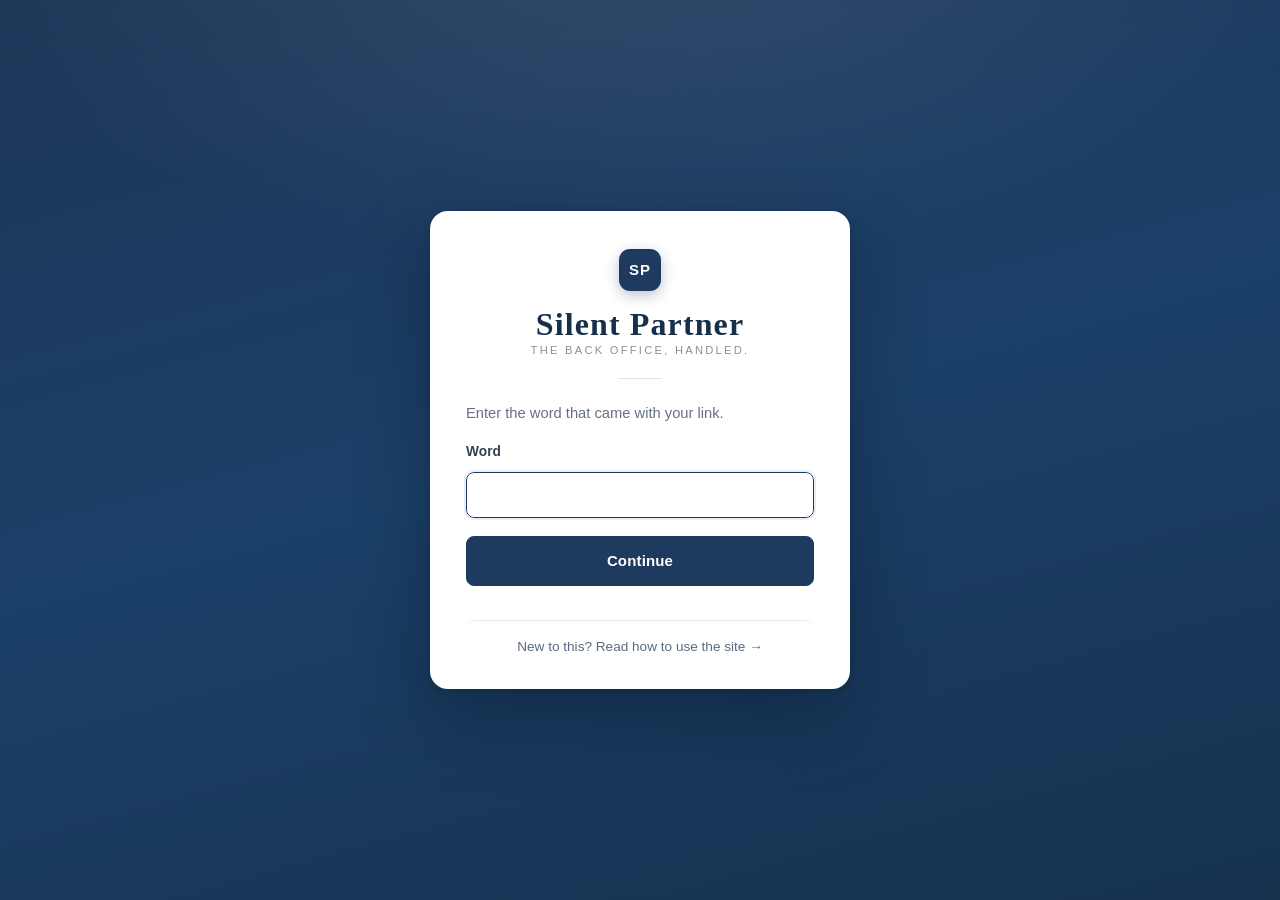
<file: index.html>
<!DOCTYPE html>
<html lang="en">
<head>
  <meta charset="utf-8">
  <meta name="viewport" content="width=device-width, initial-scale=1">
  <meta http-equiv="Content-Security-Policy" content="default-src 'self'; script-src 'self'; style-src 'self' 'unsafe-inline'; img-src 'self' blob: data:; connect-src 'self' https://*.supabase.co wss://*.supabase.co; object-src 'none'; base-uri 'none'; form-action 'none'">
  <meta name="referrer" content="no-referrer">
  <title>Silent Partner — the back office, handled</title>
  <link rel="stylesheet" href="styles.css">
  <script src="vendor/supabase.js"></script>
  <script src="config.js"></script>
  <script src="auth.js"></script>
</head>
<body class="locked">
  <div id="lock" class="lock">
    <div class="lock-card">
      <div class="lock-logo">SP</div>
      <h1 class="wordmark">Silent Partner</h1>
      <p class="wordmark-sub">The back office, handled.</p>

      <!-- 1. the link word: a doorbell, so the sign-up page isn't the first thing
           a stranger who finds the address sees. Not a lock; see auth.js. -->
      <form id="gateForm" class="hidden">
        <p class="muted">Enter the word that came with your link.</p>
        <label>Word <input type="password" id="gateWord" autocomplete="off" required></label>
        <button class="primary wide" type="submit">Continue</button>
        <div class="lock-error" id="gateErr"></div>
        <a class="guide-link" href="guide.html">New to this? Read how to use the site &rarr;</a>
      </form>

      <!-- 2. sign in -->
      <form id="signinForm" class="hidden">
        <p class="muted">Sign in to your account.</p>
        <label>Email <input type="email" id="siEmail" autocomplete="username" required></label>
        <label>Password <input type="password" id="siPw" autocomplete="current-password" required></label>
        <button class="primary wide" type="submit">Sign in</button>
        <div class="lock-error" id="siErr"></div>
        <div class="lock-links">
          <button type="button" class="link" id="toForgot">Forgot your password?</button>
          <button type="button" class="link" id="toSignup">Create an account</button>
        </div>
        <a class="guide-link" href="guide.html">How to use this site &rarr;</a>
      </form>

      <!-- 3. create an account -->
      <form id="signupForm" class="hidden">
        <p class="muted">Create your own account. You can then open these books from any device.</p>
        <label>Email <input type="email" id="suEmail" autocomplete="username" required></label>
        <label>Password <input type="password" id="suPw" autocomplete="new-password" required minlength="8"></label>
        <label>Password again <input type="password" id="suPw2" autocomplete="new-password" required minlength="8"></label>
        <button class="primary wide" type="submit">Create account</button>
        <div class="lock-error" id="suErr"></div>
        <div class="lock-links">
          <button type="button" class="link" id="toSignin">I already have an account</button>
        </div>
        <p class="hint">Use an email you can open. We’ll send a code there to check it’s yours, and that’s where a reset code would go if you ever forget your password.</p>
      </form>

      <!-- 4. forgot password -->
      <form id="forgotForm" class="hidden">
        <p class="muted">We’ll email you a code. Type it in on the next screen and you can pick a new password.</p>
        <label>Email <input type="email" id="fpEmail" autocomplete="username" required></label>
        <button class="primary wide" type="submit">Email me a code</button>
        <div class="lock-error" id="fpErr"></div>
        <div class="lock-ok hidden" id="fpOk">Sent.</div>
        <div class="lock-links">
          <button type="button" class="link" id="backToSignin">Back to sign in</button>
        </div>
      </form>


      <!-- 5. the code from the email. Used both for confirming a new account and for
           resetting a password, because to the person typing it the job is the same. -->
      <form id="codeForm" class="hidden">
        <p class="muted">We’ve emailed a code to <strong id="codeWhere">your email</strong>.
          Type it in below.</p>
        <label>Code from the email
          <input type="text" id="codeInput" inputmode="numeric" autocomplete="one-time-code"
                 spellcheck="false" placeholder="123456" required>
        </label>
        <button class="primary wide" type="submit">Confirm</button>
        <div class="lock-error" id="codeErr"></div>
        <div class="lock-ok hidden" id="codeOk"></div>
        <p class="hint">It can take a minute to arrive, and it may be in the junk folder.
          The code stops working after an hour.</p>
        <div class="lock-links">
          <button type="button" class="link" id="codeResend">Send me another code</button>
          <button type="button" class="link" id="codeBack">Back to sign in</button>
        </div>
      </form>

      <!-- 6. after a reset code checks out, pick the new password -->
      <form id="newPwForm" class="hidden">
        <p class="muted">That’s you. Now pick a new password.</p>
        <label>New password <input type="password" id="npPw" autocomplete="new-password" required minlength="8"></label>
        <label>Type it again <input type="password" id="npPw2" autocomplete="new-password" required minlength="8"></label>
        <button class="primary wide" type="submit">Save new password</button>
        <div class="lock-error" id="npErr"></div>
        <p class="hint">At least 8 characters. A short phrase you’ll remember beats a complicated word you won’t.</p>
      </form>

      <div id="noCrypto" class="hidden callout bad">This browser can't run this site. Open it from its https:// link in a current version of Chrome, Safari, Edge, or Firefox.</div>
    </div>
  </div>

  <header class="topbar">
    <div class="brand">
      <span class="logo">SP</span>
      <div>
        <div class="brand-name">Silent Partner</div>
        <div class="brand-sub" id="bizName">Your business</div>
      </div>
    </div>
    <nav id="nav">
      <button data-tab="home" class="active">Home</button>
      <button data-tab="afford">Can we afford it?</button>
      <button data-tab="club">Year-end payout</button>
      <button data-tab="mgmt">Manager payouts</button>
      <button data-tab="expenses">Expenses</button>
      <button data-tab="money">Bills &amp; sales</button>
      <button data-tab="update">Weekly update</button>
      <button data-tab="pricing">Pricing</button>
      <button data-tab="history">History</button>
      <button data-tab="settings">Settings</button>
      <a id="helpLink" href="guide.html" title="How to use this site">? How to use this</a>
      <span id="savedBadge" class="saved-badge hidden"></span>
      <span id="whoBadge" class="who-badge hidden"></span>
      <button id="lockBtn" title="Sign out">Sign out</button>
    </nav>
  </header>


  <main>
    <!-- HOME -->
    <section id="tab-home" class="tab active">
      <div class="hero card">
        <div class="hero-label">Safe to spend or give right now</div>
        <div class="hero-number" id="heroSafe">$0</div>
        <div class="hero-sub" id="heroSub"></div>
        <div class="hero-actions">
          <button class="primary" data-goto="afford">Check a specific amount</button>
          <button data-goto="expenses">Log an expense</button>
        </div>
      </div>

      <div class="grid2">
        <div class="card">
          <h2>Needs your OK <span class="pill" id="reviewCount">0</span></h2>
          <p class="muted">Nothing gets trusted until you say so. Fix it or tap "Looks right."</p>
          <ul class="list" id="reviewList"></ul>
        </div>
        <div class="card">
          <h2>Coming up</h2>
          <p class="muted">Bills due in the next 45 days.</p>
          <ul class="list" id="upcomingList"></ul>
        </div>
      </div>

      <div class="card">
        <h2>How we got that number</h2>
        <p class="muted">No guesswork. Every dollar comes from your records.</p>
        <div id="breakdownHome"></div>
      </div>
    </section>

    <!-- AFFORD -->
    <section id="tab-afford" class="tab">
      <div class="card">
        <h2>Can we afford it?</h2>
        <p class="muted">A donation, a big order, a new hire, paying yourself a bonus. Ask it here before you promise anyone.</p>
        <form id="affordForm" class="row-form">
          <label>How much?
            <input type="number" id="affordAmount" min="0" step="1" placeholder="8000" required>
          </label>
          <label>What for?
            <input type="text" id="affordWhat" placeholder="Gift to the owners">
          </label>
          <button class="primary" type="submit">Check it</button>
        </form>
      </div>
      <div id="affordResult"></div>
    </section>

    <!-- YEAR-END -->
    <section id="tab-club" class="tab">
      <div class="card">
        <h2>End-of-year payout: the owners</h2>
        <p class="muted">Whoever owns the business gets what is left at the end of the year. This works out what that is.
          Before the check is written, two things come off the top: next year's opening inventory, and the
          manager payouts. What's left is the owners'.</p>
        <form id="clubForm" class="form-grid">
          <label>Set aside to buy next year's inventory ($)
            <input type="number" id="clubInv" step="100" min="0">
            <span class="hint">The shop has to be able to open next season without borrowing.</span>
          </label>
          <label>Management's share of what's left (%)
            <input type="number" id="clubPct" step="1" min="0" max="100">
            <span class="hint">The year-end checks for you and the rest of management.</span>
          </label>
          <div class="span2 actions"><button class="primary" type="submit">Save and recalculate</button></div>
        </form>
      </div>
      <div id="clubResult"></div>
    </section>

    <!-- YEAR-END: MANAGEMENT -->
    <section id="tab-mgmt" class="tab">
      <div class="card">
        <h2>End-of-year payout: managers</h2>
        <p class="muted">The management pool is set on the <button type="button" class="link" data-goto="club">Year-end payout</button>
          page. This page splits that pool between the people who get a check.</p>
        <div id="mgmtPoolBox"></div>
      </div>
      <div class="card">
        <h2>Who gets a check?</h2>
        <p class="muted">Leave every share blank to split the pool evenly. Otherwise shares are weighted,
          so 60 and 40 splits it 60/40, and so does 6 and 4.</p>
        <form id="mgmtForm" class="row-form">
          <label>Name <input type="text" id="mgmtName" required placeholder="Store manager"></label>
          <label>Share (optional) <input type="number" id="mgmtShare" step="1" min="0" placeholder="even"></label>
          <button class="primary" type="submit">Add person</button>
        </form>
        <div class="table-wrap"><table id="mgmtTable"></table></div>
      </div>
      <div id="mgmtResult"></div>
    </section>

    <!-- EXPENSES -->
    <section id="tab-expenses" class="tab">
      <div class="card">
        <h2 id="expenseFormTitle">Log an expense or bill</h2>
        <p class="muted">Copy it off the receipt, invoice, or your handwritten list. <strong>If you can't read something, leave it blank.</strong> A blank gets flagged; a guess hides a mistake.</p>
        <form id="expenseForm" class="form-grid">
          <input type="hidden" id="exId">
          <label>Date <input type="date" id="exDate"></label>
          <label>Who was paid? <input type="text" id="exVendor" list="vendorList" placeholder="Store or supplier"></label>
          <label class="span2">What was it? <input type="text" id="exDesc" placeholder="Homecoming tees (200)"></label>
          <label>Category <select id="exCat"></select></label>
          <label>Amount ($) <input type="number" id="exAmount" step="0.01" min="0" placeholder="0.00"></label>
          <label>Paid yet?
            <select id="exStatus">
              <option value="paid">Paid</option>
              <option value="unpaid">Not yet (it's a bill)</option>
              <option value="">Not sure</option>
            </select>
          </label>
          <label>Due date (if unpaid) <input type="date" id="exDue"></label>
          <label class="span2">Anything unclear? <input type="text" id="exNote" placeholder="e.g. amount smudged, ask my partner"></label>
          <label class="span2 check"><input type="checkbox" id="exDeposit"> This is a deposit or partial payment. Another payment is still coming.</label>
          <div class="span2 deposit-extra hidden" id="depositExtra">
            <label>Remaining balance ($) <input type="number" id="exBalance" step="0.01" min="0"></label>
            <label>Balance due on <input type="date" id="exBalanceDue"></label>
          </div>
          <label class="span2">Photo of the receipt (optional)
            <input type="file" id="exPhoto" accept="image/*" capture="environment">
            <span class="hint">Just for reference while you type. Photos are never saved, for your privacy.</span>
          </label>
          <img id="photoPreview" class="photo-preview hidden" alt="Receipt preview">
          <div class="span2 actions">
            <button class="primary" type="submit" id="exSubmit">Save expense</button>
            <button type="button" id="exCancel" class="hidden">Cancel edit</button>
          </div>
        </form>
        <datalist id="vendorList"></datalist>
      </div>

      <div class="card">
        <div class="card-head">
          <h2>All expenses</h2>
          <div class="filters">
            <select id="filterStatus">
              <option value="all">Everything</option>
              <option value="flag">Needs my OK</option>
              <option value="unpaid">Unpaid bills</option>
              <option value="paid">Paid</option>
            </select>
          </div>
        </div>
        <div class="table-wrap"><table id="ledgerTable"></table></div>
        <div id="catTotals" class="cat-totals"></div>
      </div>
    </section>

    <!-- MONEY: recurring, cash, sales -->
    <section id="tab-money" class="tab">
      <div class="grid2">
        <div class="card">
          <h2>Money in the bank</h2>
          <p class="muted">Update this whenever you check your bank balance.</p>
          <form id="cashForm" class="row-form">
            <label>Date <input type="date" id="cashDate" required></label>
            <label>Balance ($) <input type="number" id="cashBal" step="0.01" required></label>
            <button class="primary" type="submit">Add</button>
          </form>
          <ul class="list" id="cashList"></ul>
        </div>
        <div class="card">
          <h2>Weekly sales</h2>
          <p class="muted">From your register or POS. We count only <span id="cautionPct">75%</span> of your average, to be safe.</p>
          <form id="salesForm" class="row-form">
            <label>Week ending <input type="date" id="salesDate" required></label>
            <label>Net sales ($) <input type="number" id="salesAmt" step="0.01" required></label>
            <button class="primary" type="submit">Add</button>
          </form>
          <label class="file-btn">Import POS export (.csv)<input type="file" id="salesCsv" accept=".csv"></label>
          <ul class="list" id="salesList"></ul>
        </div>
      </div>
      <div class="card">
        <h2>Bills that repeat</h2>
        <p class="muted">Rent, subscriptions, insurance, sales tax, the order you place every January. The safe number can't protect bills it doesn't know about.</p>
        <form id="recForm" class="form-grid">
          <label>Name <input type="text" id="recName" required placeholder="Business insurance"></label>
          <label>Category <select id="recCat"></select></label>
          <label>Amount ($) <input type="number" id="recAmt" step="0.01" required></label>
          <label>Next due <input type="date" id="recDue" required></label>
          <label>How often
            <select id="recFreq">
              <option value="monthly">Monthly</option>
              <option value="quarterly">Every 3 months</option>
              <option value="annual">Once a year</option>
              <option value="once">Just once</option>
            </select>
          </label>
          <label>Notes <input type="text" id="recNotes"></label>
          <div class="span2 actions"><button class="primary" type="submit">Add bill</button></div>
        </form>
        <div class="table-wrap"><table id="recTable"></table></div>
      </div>
    </section>

    <!-- WEEKLY UPDATE -->
    <section id="tab-update" class="tab">
      <div class="card">
        <h2>Weekly update</h2>
        <p class="muted">A short, plain-language text you can send to the owner or your partner, or keep for yourself. <strong>Nothing is sent automatically.</strong> You read it, then copy it.</p>
        <div class="draft-status">STATUS: DRAFT, waiting for your approval</div>
        <textarea id="updateText" rows="16"></textarea>
        <div class="actions">
          <span class="muted" id="wordCount"></span>
          <button id="regenUpdate">Rebuild from latest numbers</button>
          <button class="primary" id="copyUpdate">Copy text</button>
        </div>
      </div>
    </section>

    <!-- PRICING -->
    <section id="tab-pricing" class="tab">
      <div class="card">
        <h2>True Cost: are you charging enough?</h2>
        <p class="muted">Most owners forget to count their own time. This counts it.</p>
        <form id="priceForm" class="form-grid">
          <label class="span2">Product <input type="text" id="prName" value="Custom spirit tee"></label>
          <label>Materials per item ($) <input type="number" id="prMat" step="0.01" value="6.20"></label>
          <label>Minutes of work per item <input type="number" id="prMin" step="1" value="20"></label>
          <label>What your time is worth ($/hour) <input type="number" id="prWage" step="0.5" value="18"></label>
          <label>Overhead per item ($) <input type="number" id="prOver" step="0.01" value="1.50">
            <span class="hint">Rent, fees, and packaging, spread over each item.</span></label>
          <label>Your current price ($) <input type="number" id="prPrice" step="0.01" value="14"></label>
          <label>Profit you want (%) <input type="number" id="prTarget" step="1" value="30"></label>
        </form>
        <div id="priceResult"></div>
      </div>
    </section>

    <!-- SETTINGS -->
    <!-- HISTORY -->
    <section id="tab-history" class="tab">
      <h2>History</h2>
      <p class="muted">Every sign-in and every change, newest first. Everyone who can open these
        books can see this page, and nothing here can be edited or deleted — that is the point of it.</p>

      <div class="row gap">
        <label class="inline">Show
          <select id="histWho"><option value="">everyone</option></select>
        </label>
        <label class="inline">
          <input type="checkbox" id="histChangesOnly"> changes only (hide sign-ins)
        </label>
        <button class="link" id="histRefresh">Refresh</button>
        <button class="link" id="histCsv">Download as a spreadsheet</button>
      </div>

      <table class="grid" id="histTable">
        <thead><tr><th>When</th><th>Who</th><th>What they did</th><th>Detail</th></tr></thead>
        <tbody id="histRows"></tbody>
      </table>
      <p class="muted hidden" id="histEmpty">Nothing yet. As soon as somebody signs in or changes
        something, it will show up here.</p>
    </section>

    <section id="tab-settings" class="tab">
      <div class="card">
        <h2>Your business</h2>
        <form id="settingsForm" class="form-grid">
          <label>Business name <input type="text" id="setName" required></label>
          <label>Kind of business
            <select id="setType">
              <option>Retail shop</option><option>Salon / personal services</option>
              <option>Maker / handmade goods</option><option>Food &amp; drink</option>
              <option>Professional services</option><option>Nonprofit-supporting shop</option>
              <option>Other</option>
            </select>
          </label>
          <label class="span2">What do profits usually go toward?
            <input type="text" id="setGoal" placeholder="e.g. a year-end gift to the owners, paying myself, a new oven">
          </label>
          <label>Money always kept aside ($)
            <input type="number" id="setReserve" step="50" min="0">
            <span class="hint">Your cushion for surprises. We never count it as spendable.</span>
          </label>
          <label>How far ahead to look (days)
            <input type="number" id="setHorizon" step="1" min="7">
            <span class="hint">Bills due inside this window are set aside first.</span>
          </label>
          <label>Count this % of expected sales
            <input type="number" id="setCaution" step="5" min="0" max="100">
            <span class="hint">Lower = more cautious.</span>
          </label>
          <label>Ask me to confirm expenses over ($)
            <input type="number" id="setBig" step="50" min="0">
          </label>
          <label class="span2">Categories (comma separated)
            <input type="text" id="setCats">
          </label>
          <div class="span2 actions"><button class="primary" type="submit">Save settings</button></div>
        </form>
      </div>
      <div class="card">
        <h2>Which pages you want</h2>
        <p class="muted">Turn off anything this business doesn't need and it leaves the menu.
          Nothing is deleted — switch it back on here and whatever was in it is still there.</p>
        <div id="tabToggles" class="toggle-grid"></div>
      </div>
      <div class="card">
        <h2>Your account</h2>
        <p class="muted">You are signed in as <strong id="setWho">—</strong>. Changing your password here
          changes it for your account only: everyone else keeps theirs, and the books are untouched.</p>
        <form id="pwForm" class="form-grid">
          <label>New password <input type="password" id="pwNew" autocomplete="new-password" minlength="8" required></label>
          <label>Type it again <input type="password" id="pwNew2" autocomplete="new-password" required></label>
          <div class="span2 actions"><span class="lock-error" id="pwErr"></span><button class="primary" type="submit">Change my password</button></div>
        </form>
        <p class="hint">Forgotten it instead? Sign out, then use <em>Forgot your password?</em> on the way back in.</p>
      </div>
      <div class="card">
        <h2>Who can open these books</h2>
        <p class="muted">Anyone with the link and the word that came with it can make an account,
          and every account sees these same books. Everything anyone does is listed under
          <button class="link" data-goto="history">History</button>.</p>
        <ul id="memberList" class="plain-list"></ul>
      </div>
      <div class="card">
        <h2>Your data</h2>
        <p class="muted">A backup is a copy of these books in a file, so you have one of your own outside the site. It is a plain file: anyone who gets it can read it, so keep it somewhere you'd keep a bank statement.</p>
        <div class="actions wrap">
          <button id="exportJson">Download a backup</button>
          <label class="file-btn">Restore backup<input type="file" id="importJson" accept=".json"></label>
          <label class="file-btn">Import expenses (.csv)<input type="file" id="ledgerCsv" accept=".csv"></label>
          <button id="exportCsv">Download expenses (.csv)</button>
        </div>
        <p class="hint">Heads up: the expenses .csv is a plain spreadsheet and is <strong>not</strong> locked. Anyone who gets that file can read it.</p>
        <div class="actions wrap danger-zone">
          <button id="startFresh" class="danger">Start fresh with my own business</button>
        </div>
      </div>
    </section>
  </main>

  <div id="toast" class="toast hidden"></div>
  <footer>Silent Partner · ENT 1000 prototype · It drafts and flags; you make every decision. It never moves money or sends messages.</footer>
  <script src="merge.js"></script>
  <script src="cloud.js"></script>
<script src="app.js"></script>
</body>
</html>
</file>
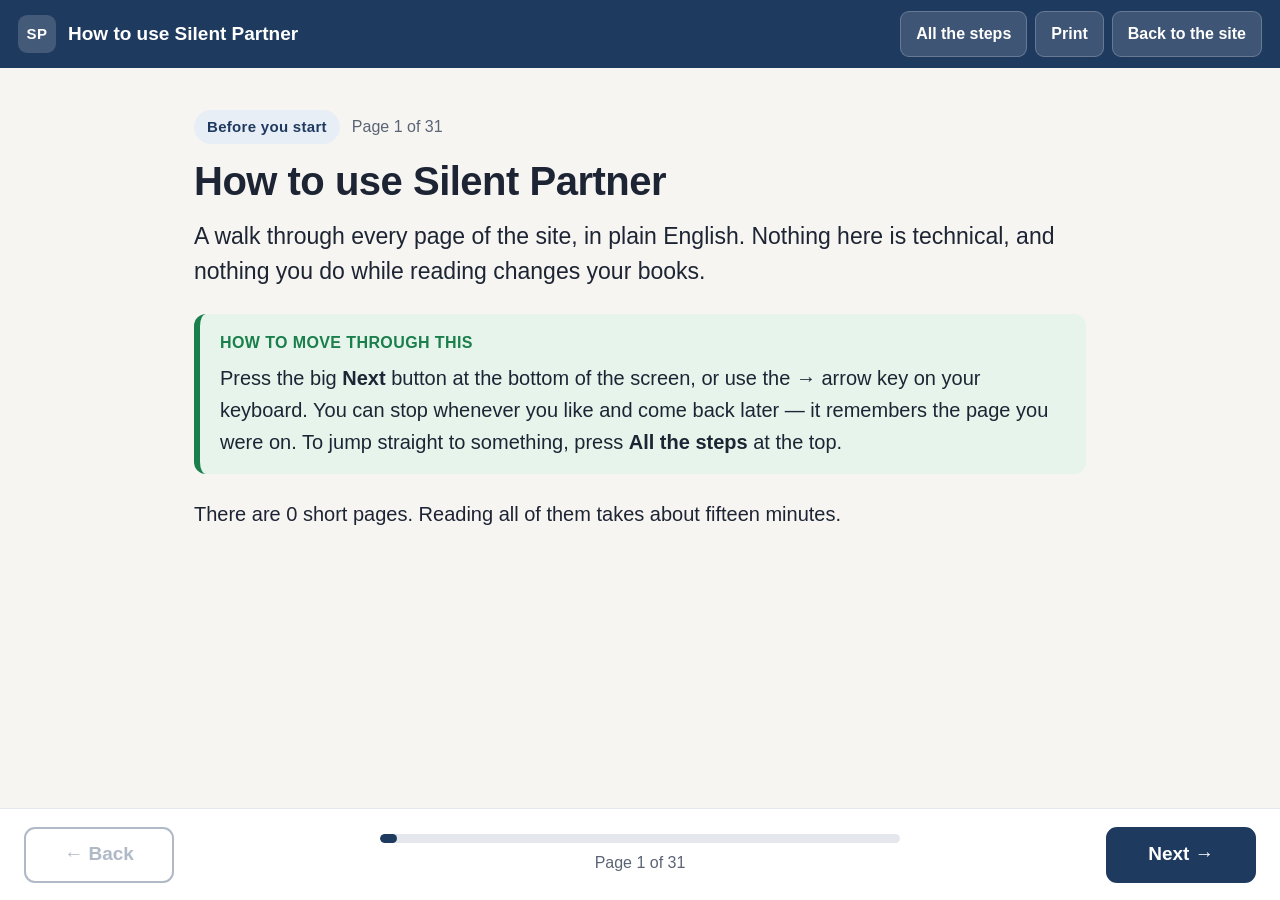
<file: guide.html>
<!DOCTYPE html>
<html lang="en">
<head>
<meta charset="utf-8">
<meta name="viewport" content="width=device-width, initial-scale=1">
<meta name="robots" content="noindex, nofollow">
<title>Silent Partner — the back office, handled</title>
<link rel="stylesheet" href="guide.css">
</head>
<body>
<header class="bar">
  <div class="bar-left">
    <span class="logo">SP</span>
    <span class="bar-title">How to use Silent Partner</span>
  </div>
  <div class="bar-right">
    <button id="contentsBtn" class="bar-btn">All the steps</button>
    <button id="printBtn" class="bar-btn">Print</button>
    <a class="bar-btn" href="index.html">Back to the site</a>
  </div>
</header>

<div id="contents" class="contents hidden">
  <div class="contents-inner">
    <div class="contents-head">
      <h2>All the steps</h2>
      <button id="contentsClose" class="bar-btn">Close</button>
    </div>
    <div class="contents-list">
<h3 class="contents-section">Before you start</h3><div class="contents-grid">
<button class="contents-item" data-go="0"><span class="num">1</span><span>How to use Silent Partner</span></button>
<button class="contents-item" data-go="1"><span class="num">2</span><span>What this site is for</span></button>
<button class="contents-item" data-go="2"><span class="num">3</span><span>Three things it will never do</span></button>
<button class="contents-item" data-go="3"><span class="num">4</span><span>Your first twenty minutes</span></button>
</div>
<h3 class="contents-section">Opening it</h3><div class="contents-grid">
<button class="contents-item" data-go="4"><span class="num">5</span><span>Getting in the first time</span></button>
<button class="contents-item" data-go="5"><span class="num">6</span><span>The code from the email</span></button>
<button class="contents-item" data-go="6"><span class="num">7</span><span>Signing in after that</span></button>
<button class="contents-item" data-go="7"><span class="num">8</span><span>Changing your password when you know it</span></button>
<button class="contents-item" data-go="8"><span class="num">9</span><span>If you forget your password</span></button>
<button class="contents-item" data-go="9"><span class="num">10</span><span>Two of you, at the same time</span></button>
<button class="contents-item" data-go="10"><span class="num">11</span><span>Signing out</span></button>
</div>
<h3 class="contents-section">The home page</h3><div class="contents-grid">
<button class="contents-item" data-go="11"><span class="num">12</span><span>The big number</span></button>
<button class="contents-item" data-go="12"><span class="num">13</span><span>How it worked that number out</span></button>
<button class="contents-item" data-go="13"><span class="num">14</span><span>Needs your OK</span></button>
<button class="contents-item" data-go="14"><span class="num">15</span><span>Coming up</span></button>
</div>
<h3 class="contents-section">Putting your numbers in</h3><div class="contents-grid">
<button class="contents-item" data-go="15"><span class="num">16</span><span>Start here: money in the bank</span></button>
<button class="contents-item" data-go="16"><span class="num">17</span><span>Weekly sales</span></button>
<button class="contents-item" data-go="17"><span class="num">18</span><span>Bills that repeat</span></button>
<button class="contents-item" data-go="18"><span class="num">19</span><span>Logging an expense</span></button>
<button class="contents-item" data-go="19"><span class="num">20</span><span>The list of everything</span></button>
</div>
<h3 class="contents-section">The questions it answers</h3><div class="contents-grid">
<button class="contents-item" data-go="20"><span class="num">21</span><span>Can we afford it?</span></button>
<button class="contents-item" data-go="21"><span class="num">22</span><span>...and the answer you get</span></button>
<button class="contents-item" data-go="22"><span class="num">23</span><span>The Year-end payout</span></button>
<button class="contents-item" data-go="23"><span class="num">24</span><span>Manager payouts</span></button>
<button class="contents-item" data-go="24"><span class="num">25</span><span>Are you charging enough?</span></button>
<button class="contents-item" data-go="25"><span class="num">26</span><span>The weekly update</span></button>
</div>
<h3 class="contents-section">Looking after it</h3><div class="contents-grid">
<button class="contents-item" data-go="26"><span class="num">27</span><span>Settings: your shop</span></button>
<button class="contents-item" data-go="27"><span class="num">28</span><span>History: who did what</span></button>
<button class="contents-item" data-go="28"><span class="num">29</span><span>Keeping a copy</span></button>
<button class="contents-item" data-go="29"><span class="num">30</span><span>If something looks wrong</span></button>
<button class="contents-item" data-go="30"><span class="num">31</span><span>The short version</span></button>
</div>
    </div>
  </div>
</div>

<main id="deck">
<section class="slide" data-i="0">
<div class="slide-inner">
<p class="eyebrow"><span class="chip">Before you start</span> <span class="counter">Page 1 of 31</span></p>
<h1>How to use Silent Partner</h1>
<p class="lede">A walk through every page of the site, in plain English. Nothing here is technical, and nothing you do while reading changes your books.</p><div class="note plain"><div class="note-h">How to move through this</div><div>Press the big <strong>Next</strong> button at the bottom of the screen, or use the <strong>&rarr;</strong> arrow key on your keyboard. You can stop whenever you like and come back later &mdash; it remembers the page you were on. To jump straight to something, press <strong>All the steps</strong> at the top.</div></div><p>There are 0 short pages. Reading all of them takes about fifteen minutes.</p>
</div></section>
<section class="slide" data-i="1">
<div class="slide-inner">
<p class="eyebrow"><span class="chip">Before you start</span> <span class="counter">Page 2 of 31</span></p>
<h1>What this site is for</h1>
<p class="lede">It keeps track of the shop&rsquo;s money all year, so that &ldquo;how much can we spend, or give away?&rdquo; takes a minute instead of a week.</p><p>It watches the bank balance, the bills that are coming, and what the shop usually takes in. From those it works out one number: what is genuinely safe to spend today.</p><div class="note plain"><div class="note-h">In plain words</div><div>Think of it as a careful assistant who has read every bill, never forgets one, and will always show you their working.</div></div><p><strong>It is not a bookkeeping program.</strong> It will not do your taxes, run payroll, or send invoices. You still need whatever you already use for those.</p>
</div></section>
<section class="slide" data-i="2">
<div class="slide-inner">
<p class="eyebrow"><span class="chip">Before you start</span> <span class="counter">Page 3 of 31</span></p>
<h1>Three things it will never do</h1>
<p class="lede">This matters more than any feature, so it comes first.</p><ul class="bullets"><li><strong>It never moves money.</strong> It cannot reach your bank. It only reads what you type in.</li><li><strong>It never sends anything to anybody.</strong> The weekly update is text you copy and send yourself, if you want to. The only emails it ever sends are codes, to you, about your own account.</li><li><strong>It never decides.</strong> It recommends, and it pushes back when something looks risky. Every decision stays yours.</li></ul><div class="note tip"><div class="note-h">Worth knowing</div><div>Every figure it shows can be traced back to something you typed. If a number ever looks wrong, there is a line of working you can read, and it is on the home page.</div></div>
</div></section>
<section class="slide" data-i="3">
<div class="slide-inner">
<p class="eyebrow"><span class="chip">Before you start</span> <span class="counter">Page 4 of 31</span></p>
<h1>Your first twenty minutes</h1>
<p class="lede">Do these five things, in this order. After the second one, the big number on the home page starts being real.</p><ol class="steps"><li><strong>Make your account.</strong> Covered on the next few pages.</li><li><strong>Type in your bank balance.</strong> This is the foundation; nothing works properly without it.</li><li><strong>Add the bills that come every month.</strong> Payroll, taxes, anything regular.</li><li><strong>Add the last few weeks of sales.</strong> Eight weeks is plenty.</li><li><strong>From then on, log expenses as they happen.</strong> A minute each.</li></ol><div class="note tip"><div class="note-h">Worth knowing</div><div>You do not have to do it all at once. The site is useful after step 2, and gets more accurate with each one after that.</div></div>
</div></section>
<section class="slide" data-i="4">
<div class="slide-inner">
<p class="eyebrow"><span class="chip">Opening it</span> <span class="counter">Page 5 of 31</span></p>
<h1>Getting in the first time</h1>
<p class="lede">Two steps, once. After that it is just your email and your password, on any device you like.</p><figure class="shot"><img src="guide/img/lock-screen.png" alt="The first thing you see." loading="lazy"><figcaption>The first thing you see. </figcaption></figure><ol class="steps"><li>Type the <strong>word that came with your link</strong> and press <strong>Continue</strong>. Everyone who was sent the link uses the same word.</li><li>Press <strong>Create an account</strong>.</li><li>Put in <strong>your own email</strong> and choose a password. Type the password twice.</li><li>Press <strong>Create account</strong>.</li><li>We email you a <strong>code</strong>. Type it into the box on the next screen and press <strong>Confirm</strong>.</li></ol><div class="note plain"><div class="note-h">In plain words</div><div>A code, not a link. Links get broken by the thing that opens them &mdash; a work inbox that strips them, a phone that opens the wrong browser. A row of digits you read and type works anywhere, including from a phone screen while you sit at the shop computer.</div></div><div class="note plain"><div class="note-h">In plain words</div><div>The word from the link is just the front door &mdash; it is the same for everybody and it is not what protects your figures. <strong>Your account is what protects them.</strong> Nobody can see a single number without one.</div></div><div class="note important"><div class="note-h">Important</div><div>Use an email you can actually open. If you ever forget your password, that is where the code goes.</div></div>
</div></section>
<section class="slide" data-i="5">
<div class="slide-inner">
<p class="eyebrow"><span class="chip">Opening it</span> <span class="counter">Page 6 of 31</span></p>
<h1>The code from the email</h1>
<p class="lede">The same screen does two jobs: proving a new email address is yours, and proving it is still yours if the password has gone.</p><ul class="bullets"><li>It can take <strong>a minute</strong> to arrive. If it has not, look in the junk folder.</li><li>Type it in, or paste it &mdash; <strong>spaces do not matter</strong>, they get tidied up.</li><li>A code stops working after <strong>an hour</strong>.</li><li><strong>Send me another code</strong> gets a fresh one. The moment you do, the old one stops working, so use the newest email.</li></ul><div class="note tip"><div class="note-h">Worth knowing</div><div>If it says the code is not right, the usual cause is reading an older email. Codes arrive in order and only the last one counts.</div></div>
</div></section>
<section class="slide" data-i="6">
<div class="slide-inner">
<p class="eyebrow"><span class="chip">Opening it</span> <span class="counter">Page 7 of 31</span></p>
<h1>Signing in after that</h1>
<p class="lede">Your email and your password. Nothing else to remember, and it works on any computer, tablet or phone.</p><ol class="steps"><li>Open the link.</li><li>Type the word from the link, if it asks.</li><li>Put in your email and password, and press <strong>Sign in</strong>.</li></ol><div class="note plain"><div class="note-h">In plain words</div><div>The books live online now, not on one computer. Sign in on the shop computer, on the laptop at home, on a phone &mdash; it is the same set of books, with the same figures, every time.</div></div>
</div></section>
<section class="slide" data-i="7">
<div class="slide-inner">
<p class="eyebrow"><span class="chip">Opening it</span> <span class="counter">Page 8 of 31</span></p>
<h1>Changing your password when you know it</h1>
<p class="lede">Settings, at any time. It changes your own account only &mdash; nobody else&rsquo;s sign-in is affected and the books are untouched.</p><figure class="shot"><img src="guide/img/settings-account.png" alt="Where to do it." loading="lazy"><figcaption>Where to do it. </figcaption></figure><div class="note important"><div class="note-h">Important</div><div>Choose a <strong>phrase</strong>, not a word. Four ordinary words you will remember beat one clever word you will not.</div></div>
</div></section>
<section class="slide" data-i="8">
<div class="slide-inner">
<p class="eyebrow"><span class="chip">Opening it</span> <span class="counter">Page 9 of 31</span></p>
<h1>If you forget your password</h1>
<p class="lede">This used to be the end of the world. It is now a two-minute inconvenience.</p><ol class="steps"><li>On the sign-in screen, press <strong>Forgot your password?</strong></li><li>Put in your email and press <strong>Email me a code</strong>.</li><li>Type the code from the email and press <strong>Confirm</strong>.</li><li>Pick a new password, twice, and press <strong>Save new password</strong>.</li></ol><p>You are taken straight into the books afterwards. There is nothing else to do.</p><div class="note plain"><div class="note-h">In plain words</div><div>Nothing in the books is touched by this. You are changing the key to your own account, not the books themselves, and nobody else&rsquo;s sign-in changes.</div></div>
</div></section>
<section class="slide" data-i="9">
<div class="slide-inner">
<p class="eyebrow"><span class="chip">Opening it</span> <span class="counter">Page 10 of 31</span></p>
<h1>Two of you, at the same time</h1>
<p class="lede">More than one person can have the site open at once, and nobody&rsquo;s typing gets lost.</p><ul class="bullets"><li>Everyone makes <strong>their own account</strong>, with their own email and their own password.</li><li>Everyone sees the <strong>same books</strong>, kept up to date as it happens.</li><li>If somebody else changes something while you are looking, the page quietly updates and tells you who did it.</li><li>If you both save at the same moment, <strong>both entries are kept</strong>. Neither one wipes the other.</li></ul><div class="note tip"><div class="note-h">Worth knowing</div><div>Settings shows you who else has an account on these books, so you can always check.</div></div>
</div></section>
<section class="slide" data-i="10">
<div class="slide-inner">
<p class="eyebrow"><span class="chip">Opening it</span> <span class="counter">Page 11 of 31</span></p>
<h1>Signing out</h1>
<p class="lede">Press <strong>Sign out</strong>, on the right of the bar along the top, whenever you walk away from a shared computer.</p><figure class="shot"><img src="guide/img/topbar.png" alt="The bar along the top." loading="lazy"><figcaption>The bar along the top. </figcaption></figure><ul class="bullets"><li>Nothing is lost. Every entry is saved the moment you type it.</li><li>If you forget, the site signs you out on its own after an hour of being left alone.</li><li>To get back in, your email and your password.</li></ul>
</div></section>
<section class="slide" data-i="11">
<div class="slide-inner">
<p class="eyebrow"><span class="chip">The home page</span> <span class="counter">Page 12 of 31</span></p>
<h1>The big number</h1>
<p class="lede">This is the whole point of the site. It is the money left over after every bill it knows about, and after setting your cushion aside.</p><figure class="shot"><img src="guide/img/home-hero.png" alt="The home page, at the top." loading="lazy"><figcaption>The home page, at the top. <span class="example-tag">Example numbers &mdash; yours will look different</span></figcaption></figure><p>It is deliberately cautious. It has already taken off the bills you have not paid yet, the regular bills coming due, and the cushion you said you always want to keep.</p><div class="note tip"><div class="note-h">Worth knowing</div><div>If it says <strong>$0</strong>, that is not a fault. It means the bills it knows about use up everything above your cushion. The working on the next page will show you exactly which ones.</div></div>
</div></section>
<section class="slide" data-i="12">
<div class="slide-inner">
<p class="eyebrow"><span class="chip">The home page</span> <span class="counter">Page 13 of 31</span></p>
<h1>How it worked that number out</h1>
<p class="lede">Scroll down the home page and every line of the arithmetic is written out. Nothing is hidden.</p><figure class="shot"><img src="guide/img/home-math.png" alt="Every line, in order, with the total at the bottom." loading="lazy"><figcaption>Every line, in order, with the total at the bottom. <span class="example-tag">Example numbers &mdash; yours will look different</span></figcaption></figure><table class="fields"><tbody><tr><th>Money in the bank</th><td>The last balance you typed in, with the date you typed it.</td></tr><tr><th>Spent since that balance</th><td>Anything you have logged as paid since then.</td></tr><tr><th>Sales we expect</th><td>Your recent weekly average, multiplied by how cautious you asked it to be.</td></tr><tr><th>Bills you haven&rsquo;t paid yet</th><td>Every unpaid expense, listed by name.</td></tr><tr><th>Repeat bills coming due</th><td>The regular ones falling inside your window.</td></tr><tr><th>Cushion</th><td>The amount you said you always keep aside. Never counted as spendable.</td></tr></tbody></table><div class="note plain"><div class="note-h">In plain words</div><div>If a number ever surprises you, read this list. The answer is always in one of these lines.</div></div>
</div></section>
<section class="slide" data-i="13">
<div class="slide-inner">
<p class="eyebrow"><span class="chip">The home page</span> <span class="counter">Page 14 of 31</span></p>
<h1>Needs your OK</h1>
<p class="lede">The site flags anything that looks like it needs a second glance. It never changes or deletes anything by itself &mdash; it only asks.</p><figure class="shot"><img src="guide/img/home-needs-ok.png" alt="Three things waiting to be looked at." loading="lazy"><figcaption>Three things waiting to be looked at. <span class="example-tag">Example numbers &mdash; yours will look different</span></figcaption></figure><p>There are three reasons something gets flagged:</p><table class="fields"><tbody><tr><th>Something is missing</th><td>No amount, no date, or not marked paid or unpaid. Until it is complete, it is left out of the big number.</td></tr><tr><th>Possible duplicate</th><td>The same supplier, the same amount, within a few days. Usually it is a real second order &mdash; but sometimes it is the same bill typed twice.</td></tr><tr><th>Big amount</th><td>Anything over the figure you set in Settings. Just a &ldquo;was this right?&rdquo;</td></tr></tbody></table><div class="note tip"><div class="note-h">Worth knowing</div><div>Press <strong>That&rsquo;s right</strong> and it stops asking. Press the expense itself to correct it.</div></div>
</div></section>
<section class="slide" data-i="14">
<div class="slide-inner">
<p class="eyebrow"><span class="chip">The home page</span> <span class="counter">Page 15 of 31</span></p>
<h1>Coming up</h1>
<p class="lede">The bills heading towards you, soonest first, so nothing arrives as a surprise.</p><figure class="shot"><img src="guide/img/home-coming-up.png" alt="What is due, and when." loading="lazy"><figcaption>What is due, and when. <span class="example-tag">Example numbers &mdash; yours will look different</span></figcaption></figure><ul class="bullets"><li>Anything <strong>overdue</strong> is marked in red.</li><li>Anything due in the next week is marked in amber.</li><li>This is the same list the big number has already set money aside for.</li></ul>
</div></section>
<section class="slide" data-i="15">
<div class="slide-inner">
<p class="eyebrow"><span class="chip">Putting your numbers in</span> <span class="counter">Page 16 of 31</span></p>
<h1>Start here: money in the bank</h1>
<p class="lede">This is the foundation. Until the site knows your bank balance, every other number is a guess.</p><figure class="shot"><img src="guide/img/money-bank.png" alt="Under &lt;strong&gt;Bills &amp;amp; sales&lt;/strong&gt;." loading="lazy"><figcaption>Under <strong>Bills &amp; sales</strong>. <span class="example-tag">Example numbers &mdash; yours will look different</span></figcaption></figure><ol class="steps"><li>Press <strong>Bills &amp; sales</strong> along the top.</li><li>Look up the current balance on your bank&rsquo;s website or your last statement.</li><li>Put the date that balance is from, and the amount.</li><li>Press <strong>Save balance</strong>.</li></ol><div class="note tip"><div class="note-h">Worth knowing</div><div>Do this about once a week. The site counts everything you have logged as paid <em>since</em> that date, so it stays accurate in between &mdash; but a fresh balance is always better than a clever guess.</div></div>
</div></section>
<section class="slide" data-i="16">
<div class="slide-inner">
<p class="eyebrow"><span class="chip">Putting your numbers in</span> <span class="counter">Page 17 of 31</span></p>
<h1>Weekly sales</h1>
<p class="lede">So the site knows roughly what the shop takes in, and can allow for money still to come.</p><figure class="shot"><img src="guide/img/money-sales.png" alt="One line per week." loading="lazy"><figcaption>One line per week. <span class="example-tag">Example numbers &mdash; yours will look different</span></figcaption></figure><ol class="steps"><li>Put in the week-ending date and what the shop took, after refunds.</li><li>Press <strong>Save sales</strong>.</li><li>Or, if your till can produce a spreadsheet, press <strong>Import sales</strong> and choose the file.</li></ol><div class="note plain"><div class="note-h">In plain words</div><div>It only ever counts a <em>portion</em> of expected sales &mdash; 60% unless you change it &mdash; because a good autumn is not a promise about December. You can change that under Settings.</div></div>
</div></section>
<section class="slide" data-i="17">
<div class="slide-inner">
<p class="eyebrow"><span class="chip">Putting your numbers in</span> <span class="counter">Page 18 of 31</span></p>
<h1>Bills that repeat</h1>
<p class="lede">Enter payroll, taxes and anything else regular once, and the site will keep setting money aside for them for ever.</p><figure class="shot"><img src="guide/img/money-recurring.png" alt="Each one with its amount, when it is next due, and how often." loading="lazy"><figcaption>Each one with its amount, when it is next due, and how often. <span class="example-tag">Example numbers &mdash; yours will look different</span></figcaption></figure><ol class="steps"><li>Give the bill a name you will recognise.</li><li>Put in the amount and the next date it is due.</li><li>Choose how often: monthly, quarterly or yearly.</li><li>Press <strong>Add bill</strong>.</li></ol><div class="note important"><div class="note-h">Important</div><div>This is the single most valuable thing you can set up. It is what stops the site telling you money is safe to spend when payroll is ten days away.</div></div>
</div></section>
<section class="slide" data-i="18">
<div class="slide-inner">
<p class="eyebrow"><span class="chip">Putting your numbers in</span> <span class="counter">Page 19 of 31</span></p>
<h1>Logging an expense</h1>
<p class="lede">The everyday job. A minute each, whenever something is bought or a bill arrives.</p><figure class="shot"><img src="guide/img/expense-form.png" alt="Under &lt;strong&gt;Expenses&lt;/strong&gt;." loading="lazy"><figcaption>Under <strong>Expenses</strong>. <span class="example-tag">Example numbers &mdash; yours will look different</span></figcaption></figure><table class="fields"><tbody><tr><th>Date</th><td>When it happened.</td></tr><tr><th>Who was paid</th><td>The supplier. Type a name you have used before and it will suggest the same category.</td></tr><tr><th>What it was for</th><td>A few words for your own memory.</td></tr><tr><th>Category</th><td>Which kind of spending it is.</td></tr><tr><th>Amount</th><td>What it cost.</td></tr><tr><th>Paid or unpaid</th><td><strong>Paid</strong> means the money has gone. <strong>Unpaid</strong> means a bill you still owe &mdash; then give it a due date.</td></tr></tbody></table><div class="note tip"><div class="note-h">Worth knowing</div><div>If you paid a deposit and owe the rest, tick the deposit box. It will create the second half for you as an unpaid bill, so it is not forgotten.</div></div>
</div></section>
<section class="slide" data-i="19">
<div class="slide-inner">
<p class="eyebrow"><span class="chip">Putting your numbers in</span> <span class="counter">Page 20 of 31</span></p>
<h1>The list of everything</h1>
<p class="lede">Every expense, newest first, with anything needing attention marked.</p><figure class="shot"><img src="guide/img/expense-list.png" alt="The full list." loading="lazy"><figcaption>The full list. <span class="example-tag">Example numbers &mdash; yours will look different</span></figcaption></figure><ul class="bullets"><li>Use the dropdown to show only unpaid bills, or only things needing your OK.</li><li>Press <strong>Mark paid</strong> when a bill is settled &mdash; the big number updates straight away.</li><li>Press <strong>Edit</strong> to correct anything. Press <strong>Delete</strong> to remove it.</li></ul><div class="note plain"><div class="note-h">In plain words</div><div>Editing an expense makes the site look at it afresh, so it may ask you to confirm it again. That is deliberate.</div></div>
</div></section>
<section class="slide" data-i="20">
<div class="slide-inner">
<p class="eyebrow"><span class="chip">The questions it answers</span> <span class="counter">Page 21 of 31</span></p>
<h1>Can we afford it?</h1>
<p class="lede">For when somebody asks for something specific and you need an answer you can defend.</p><figure class="shot"><img src="guide/img/afford-form.png" alt="Type in the amount and what it is for." loading="lazy"><figcaption>Type in the amount and what it is for. <span class="example-tag">Example numbers &mdash; yours will look different</span></figcaption></figure><ol class="steps"><li>Press <strong>Can we afford it?</strong> along the top.</li><li>Type the amount, and a few words about what it is for.</li><li>Press <strong>Check it</strong>.</li></ol>
</div></section>
<section class="slide" data-i="21">
<div class="slide-inner">
<p class="eyebrow"><span class="chip">The questions it answers</span> <span class="counter">Page 22 of 31</span></p>
<h1>...and the answer you get</h1>
<p class="lede">Not just yes or no. It names the bills at risk and offers a middle option.</p><figure class="shot"><img src="guide/img/afford-answer.png" alt="When the answer is no, it says why, and what it would do instead." loading="lazy"><figcaption>When the answer is no, it says why, and what it would do instead. <span class="example-tag">Example numbers &mdash; yours will look different</span></figcaption></figure><p>If it says hold off, it will tell you how far into your cushion the spending would dig, which bills are at risk, and a smaller figure that <em>would</em> be safe &mdash; and when to look again.</p><figure class="shot"><img src="guide/img/afford-math.png" alt="Underneath the answer, the same working as on the home page." loading="lazy"><figcaption>Underneath the answer, the same working as on the home page. <span class="example-tag">Example numbers &mdash; yours will look different</span></figcaption></figure><div class="note tip"><div class="note-h">Worth knowing</div><div>If you need to show somebody <em>why</em> the answer is no, this is the part to show them. Every line of it came from something you typed in.</div></div>
</div></section>
<section class="slide" data-i="22">
<div class="slide-inner">
<p class="eyebrow"><span class="chip">The questions it answers</span> <span class="counter">Page 23 of 31</span></p>
<h1>The Year-end payout</h1>
<p class="lede">The big one. The owners owns the shop, so the year-end payment is its share of the year &mdash; not a gift.</p><figure class="shot"><img src="guide/img/club.png" alt="The year-end working, line by line." loading="lazy"><figcaption>The year-end working, line by line. <span class="example-tag">Example numbers &mdash; yours will look different</span></figcaption></figure><p>Two things come off before the Club&rsquo;s share can be worked out:</p><ol class="steps"><li><strong>What the shop needs to open next season</strong> without borrowing. You type that figure in.</li><li><strong>The manager payouts</strong>, as a percentage of what is left.</li></ol><p>Whatever survives both is the owners&rsquo;s check, and the working is shown so you can take it to a meeting.</p><div class="note plain"><div class="note-h">In plain words</div><div>This adds no new arithmetic. It starts from the same safe-to-spend figure as the home page, which has already covered every bill and held your cushion back.</div></div>
</div></section>
<section class="slide" data-i="23">
<div class="slide-inner">
<p class="eyebrow"><span class="chip">The questions it answers</span> <span class="counter">Page 24 of 31</span></p>
<h1>Manager payouts</h1>
<p class="lede">Splitting the management share between the people who get one.</p><figure class="shot"><img src="guide/img/mgmt-split.png" alt="How much there is to divide." loading="lazy"><figcaption>How much there is to divide. <span class="example-tag">Example numbers &mdash; yours will look different</span></figcaption></figure><figure class="shot"><img src="guide/img/mgmt-people.png" alt="And who gets what." loading="lazy"><figcaption>And who gets what. <span class="example-tag">Example numbers &mdash; yours will look different</span></figcaption></figure><ul class="bullets"><li>Leave the shares <strong>blank</strong> and the money is divided evenly.</li><li>Or put in numbers to weight it. 60 and 40 divides it the same way 6 and 4 does &mdash; they do not have to add up to 100.</li></ul>
</div></section>
<section class="slide" data-i="24">
<div class="slide-inner">
<p class="eyebrow"><span class="chip">The questions it answers</span> <span class="counter">Page 25 of 31</span></p>
<h1>Are you charging enough?</h1>
<p class="lede">Works out what something really costs to sell, including your own time, and whether the price covers it.</p><figure class="shot"><img src="guide/img/pricing.png" alt="Fill in the boxes on the left; the answer appears as you type." loading="lazy"><figcaption>Fill in the boxes on the left; the answer appears as you type. <span class="example-tag">Example numbers &mdash; yours will look different</span></figcaption></figure><p>The important box is <strong>minutes of your time</strong>. Most small shops look profitable only because nobody is counting the owner&rsquo;s hours.</p><div class="note important"><div class="note-h">Important</div><div>If an item only makes money when your time is free, it says so, in those words, and tells you what you lose on each one.</div></div>
</div></section>
<section class="slide" data-i="25">
<div class="slide-inner">
<p class="eyebrow"><span class="chip">The questions it answers</span> <span class="counter">Page 26 of 31</span></p>
<h1>The weekly update</h1>
<p class="lede">A short, plain summary of where the shop stands, written for you to send to somebody else.</p><figure class="shot"><img src="guide/img/update.png" alt="Ready to copy." loading="lazy"><figcaption>Ready to copy. <span class="example-tag">Example numbers &mdash; yours will look different</span></figcaption></figure><ol class="steps"><li>Press <strong>Weekly update</strong> along the top.</li><li>Read it. Change any of the wording you like &mdash; it is just text.</li><li>Press <strong>Copy</strong>, then paste it into an email or a text message.</li></ol><div class="note important"><div class="note-h">Important</div><div>Nothing is ever sent for you. It goes no further than your clipboard until you send it yourself.</div></div>
</div></section>
<section class="slide" data-i="26">
<div class="slide-inner">
<p class="eyebrow"><span class="chip">Looking after it</span> <span class="counter">Page 27 of 31</span></p>
<h1>Settings: your shop</h1>
<p class="lede">The handful of figures that shape every calculation. They are already filled in with your answers &mdash; change them whenever they stop being true.</p><figure class="shot"><img src="guide/img/settings-business.png" alt="Everything here affects the big number." loading="lazy"><figcaption>Everything here affects the big number. <span class="example-tag">Example numbers &mdash; yours will look different</span></figcaption></figure><table class="fields"><tbody><tr><th>Money always kept aside</th><td>Your cushion. Never treated as spendable.</td></tr><tr><th>How far ahead to look</th><td>Bills due inside this many days are set aside first. 90 days by default.</td></tr><tr><th>Count this % of expected sales</th><td>Lower is more cautious.</td></tr><tr><th>Ask me to confirm expenses over</th><td>Anything bigger gets flagged for a second look.</td></tr><tr><th>Categories</th><td>Your own list of kinds of spending.</td></tr></tbody></table>
</div></section>
<section class="slide" data-i="27">
<div class="slide-inner">
<p class="eyebrow"><span class="chip">Looking after it</span> <span class="counter">Page 28 of 31</span></p>
<h1>History: who did what</h1>
<p class="lede">Every sign-in and every change, with a name and a time against it. Anyone who can open the books can read it.</p><figure class="shot"><img src="guide/img/history.png" alt="Who did what, newest first." loading="lazy"><figcaption>Who did what, newest first. <span class="example-tag">Example numbers &mdash; yours will look different</span></figcaption></figure><p>Press <strong>History</strong> along the top. The newest thing is at the top. It will tell you, for instance, that Shelly marked an invoice paid on Tuesday afternoon, or that you added a bank balance on Friday.</p><ul class="bullets"><li>Use the dropdown to show <strong>just one person</strong>.</li><li>Tick <strong>changes only</strong> to hide the sign-ins and see only what was actually altered.</li><li><strong>Download as a spreadsheet</strong> if you want it on paper or for your accountant.</li></ul><div class="note plain"><div class="note-h">In plain words</div><div>Nothing in History can be edited or deleted, by anybody, including whoever set the site up. A record that could be tidied up afterwards would not be worth keeping.</div></div><div class="note tip"><div class="note-h">Worth knowing</div><div>If a name you do not recognise appears, check <strong>Settings</strong> &mdash; it lists everyone who has an account on these books.</div></div>
</div></section>
<section class="slide" data-i="28">
<div class="slide-inner">
<p class="eyebrow"><span class="chip">Looking after it</span> <span class="counter">Page 29 of 31</span></p>
<h1>Keeping a copy</h1>
<p class="lede">The books live online and are saved as you type. A backup is a copy of your own, in a file, in case you ever want one.</p><figure class="shot"><img src="guide/img/settings-data.png" alt="At the bottom of Settings." loading="lazy"><figcaption>At the bottom of Settings. <span class="example-tag">Example numbers &mdash; yours will look different</span></figcaption></figure><ul class="bullets"><li><strong>Download a backup</strong> saves everything to one file on this computer.</li><li><strong>Restore backup</strong> puts one back. It replaces what is there now, for everybody, so it asks first.</li><li><strong>Download expenses</strong> gives you a plain spreadsheet for your accountant.</li></ul><div class="note warn"><div class="note-h">Be careful here</div><div>Both of those files are <strong>plain and readable</strong>. Anyone who gets hold of one can read every figure in it. Keep them where you would keep a bank statement, and think twice before emailing one.</div></div><div class="note plain"><div class="note-h">In plain words</div><div>You do not need to take a backup to avoid losing work. Your work is saved online the moment you type it, and it is still there if this computer is dropped in a puddle. A backup is for having a copy of your own.</div></div>
</div></section>
<section class="slide" data-i="29">
<div class="slide-inner">
<p class="eyebrow"><span class="chip">Looking after it</span> <span class="counter">Page 30 of 31</span></p>
<h1>If something looks wrong</h1>
<p class="lede">The usual causes, and what to do about them.</p><table class="fields"><tbody><tr><th>The big number looks too low</th><td>Read the working on the home page. Usually a large unpaid bill, or a repeat bill falling inside the window.</td></tr><tr><th>The big number says $0</th><td>Your known bills use up everything above the cushion. The working will name them.</td></tr><tr><th>A number has not changed</th><td>Check whether the expense is waiting under <strong>Needs your OK</strong>. Incomplete entries are left out until they are finished.</td></tr><tr><th>My password will not work</th><td>Check Caps Lock first. If it still will not, press <strong>Forgot your password?</strong> on the sign-in screen and we will email you a code to set a new one.</td></tr><tr><th>The word from the link is not enough</th><td>That word only opens the front door. After it you need your own email and password. If you have not made an account yet, press <strong>Create an account</strong>.</td></tr><tr><th>The code has not arrived</th><td>Give it a minute, then look in the junk folder. <strong>Send me another code</strong> on that same screen gets a fresh one.</td></tr><tr><th>It says my code is wrong</th><td>Check you are reading the newest email. Asking for another code stops the one before it from working.</td></tr><tr><th>It says my code has expired</th><td>Codes last an hour. Press <strong>Send me another code</strong>.</td></tr><tr><th>Somebody changed something I did not expect</th><td>Open <strong>History</strong>. It will tell you who, what, and when.</td></tr><tr><th>Does closing the page lose my work?</th><td>No. Every entry is saved online the moment you type it. Close the tab, change computers, come back next week: sign in and it is all there.</td></tr><tr><th>Something was deleted by mistake</th><td>Check <strong>History</strong> to see what went and who removed it, then type it back in. If a lot went at once, restore a backup under Settings.</td></tr><tr><th>The page looks broken</th><td>Close the tab and open the link again. Nothing is lost; everything is saved as you type.</td></tr></tbody></table>
</div></section>
<section class="slide" data-i="30">
<div class="slide-inner">
<p class="eyebrow"><span class="chip">Looking after it</span> <span class="counter">Page 31 of 31</span></p>
<h1>The short version</h1>
<p class="lede">If you remember only one page, make it this one.</p><table class="fields"><tbody><tr><th>Every week</th><td>Update the bank balance. Put in the week&rsquo;s sales.</td></tr><tr><th>Whenever money moves</th><td>Log it under Expenses. A minute each.</td></tr><tr><th>Before you say yes to anything</th><td>Use <strong>Can we afford it?</strong></td></tr><tr><th>Before a meeting</th><td>Use the <strong>Weekly update</strong>, or the working on the home page.</td></tr><tr><th>At the end of the year</th><td>Use the <strong>Year-end payout</strong>.</td></tr><tr><th>Now and then</th><td>Download a backup and keep it somewhere safe.</td></tr><tr><th>If you forget your password</th><td>Press <strong>Forgot your password?</strong>, type the code we email you, pick a new one. It is no longer a disaster.</td></tr><tr><th>To see who did what</th><td>Open <strong>History</strong>.</td></tr></tbody></table><div class="note important"><div class="note-h">Important</div><div>And the one rule behind all of it: the site organises, flags and recommends. You decide. It will never move a penny on its own.</div></div>
</div></section>
</main>

<nav class="pager">
  <button id="prevBtn" class="pg">&larr; Back</button>
  <div class="pg-mid">
    <div class="progress"><div id="bar" class="bar-fill"></div></div>
    <div id="where" class="where">Page 1 of 31</div>
  </div>
  <button id="nextBtn" class="pg primary">Next &rarr;</button>
</nav>

<script src="guide.js"></script>
</body>
</html>
</file>
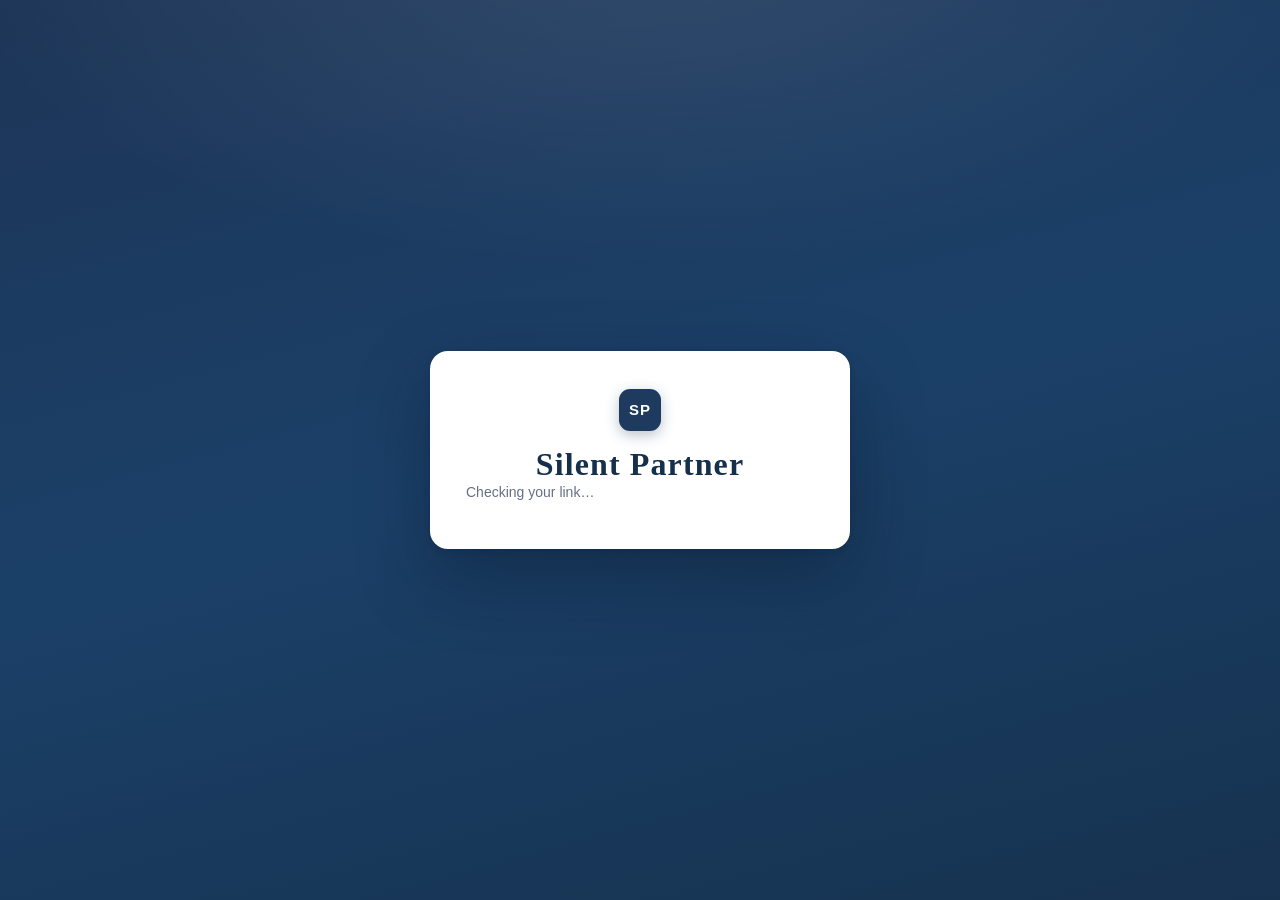
<file: reset.html>
<!DOCTYPE html>
<html lang="en">
<head>
  <meta charset="utf-8">
  <meta name="viewport" content="width=device-width, initial-scale=1">
  <meta http-equiv="Content-Security-Policy" content="default-src 'self'; script-src 'self'; style-src 'self' 'unsafe-inline'; img-src 'self' blob: data:; connect-src 'self' https://*.supabase.co wss://*.supabase.co; object-src 'none'; base-uri 'none'; form-action 'none'">
  <title>Silent Partner — the back office, handled</title>
  <link rel="stylesheet" href="styles.css">
  <script src="vendor/supabase.js"></script>
  <script src="config.js"></script>
  <script src="auth.js"></script>
</head>
<body class="locked">
  <div class="lock">
    <div class="lock-card">
      <div class="lock-logo">SP</div>
      <h1 class="wordmark">Silent Partner</h1>

      <form id="newPw" class="hidden">
        <p class="muted">Pick a new password for <strong id="who">your account</strong>.</p>
        <label>New password <input type="password" id="pw1" autocomplete="new-password" required minlength="8"></label>
        <label>Type it again <input type="password" id="pw2" autocomplete="new-password" required minlength="8"></label>
        <button class="primary wide" type="submit">Save new password</button>
        <div class="lock-error" id="err"></div>
        <p class="hint">At least 8 characters. A short phrase you'll remember beats a complicated word you won't.</p>
      </form>

      <div id="waiting" class="muted">Checking your link&hellip;</div>

      <div id="bad" class="hidden">
        <div class="callout bad">This reset link has expired or has already been used.</div>
        <p><a class="guide-link" href="index.html">Go back and ask for a new one &rarr;</a></p>
      </div>

      <div id="done" class="hidden">
        <div class="callout good">Your password is changed.</div>
        <p><a class="guide-link" href="index.html">Open Silent Partner &rarr;</a></p>
      </div>
    </div>
  </div>

<script>
/* Supabase signs the person in when they click the emailed link, which is what makes it safe
 * to let them set a password here without asking for the old one: holding the link is the
 * proof. If there's no session, the link is stale -- say so plainly rather than showing a
 * form that cannot work. */
(function () {
  const $ = s => document.querySelector(s);
  const show = id => { ["waiting","newPw","bad","done"].forEach(x => $("#"+x).classList.toggle("hidden", x !== id)); };

  async function start() {
    try {
      // The library reads the token out of the URL fragment on load; give it a moment.
      let user = await SPAuth.currentUser();
      if (!user) { await new Promise(r => setTimeout(r, 700)); user = await SPAuth.currentUser(); }
      if (!user) return show("bad");
      $("#who").textContent = user.email || "your account";
      show("newPw");
    } catch { show("bad"); }
  }

  $("#newPw").addEventListener("submit", async e => {
    e.preventDefault();
    const a = $("#pw1").value, b = $("#pw2").value;
    $("#err").textContent = "";
    if (a !== b) { $("#err").textContent = "Those two don't match."; return; }
    if (a.length < 8) { $("#err").textContent = "At least 8 characters, please."; return; }
    const btn = $("#newPw button"); btn.disabled = true; btn.textContent = "Saving…";
    try { await SPAuth.setPassword(a); show("done"); }
    catch (err) { $("#err").textContent = SPAuth.explain(err); btn.disabled = false; btn.textContent = "Save new password"; }
  });

  start();
})();
</script>
</body>
</html>
</file>
<file: styles.css>
:root {
  --ink: #1d2433;
  --muted: #667085;
  --line: #e4e7ec;
  --bg: #f6f5f1;
  --card: #ffffff;
  --brand: #1f3a5f;
  --brand-soft: #e8eef6;
  --good: #1a7f4b;
  --good-soft: #e6f4ec;
  --warn: #b45309;
  --warn-soft: #fdf3e2;
  --bad: #b42318;
  --bad-soft: #fdecea;
  --radius: 12px;
}

* { box-sizing: border-box; }
body {
  margin: 0;
  font-family: -apple-system, BlinkMacSystemFont, "Segoe UI", Roboto, Helvetica, Arial, sans-serif;
  color: var(--ink);
  background: var(--bg);
  line-height: 1.45;
}

.topbar {
  background: var(--brand);
  color: #fff;
  padding: 14px 24px;
  display: flex;
  align-items: center;
  justify-content: space-between;
  flex-wrap: wrap;
  gap: 12px;
  position: sticky;
  top: 0;
  z-index: 10;
}
.brand { display: flex; align-items: center; gap: 12px; }
.logo {
  width: 38px; height: 38px; border-radius: 10px;
  background: #fff; color: var(--brand);
  display: grid; place-items: center; font-weight: 800;
}
.brand-name { font-weight: 700; font-size: 18px; }
.brand-sub { font-size: 13px; opacity: .8; }
nav { display: flex; flex-wrap: wrap; gap: 4px; }
nav button {
  background: transparent; color: #fff; border: 0; opacity: .8;
  padding: 8px 12px; border-radius: 8px; font-size: 14px; cursor: pointer;
}
nav button:hover { opacity: 1; background: rgba(255,255,255,.1); }
nav button.active { opacity: 1; background: rgba(255,255,255,.18); font-weight: 600; }

.banner {
  background: var(--warn-soft); color: var(--warn);
  padding: 10px 24px; font-size: 14px; text-align: center;
}
main { max-width: 1080px; margin: 0 auto; padding: 24px 16px 48px; }
.tab { display: none; }
.tab.active { display: block; }
.hidden { display: none !important; }

.card {
  background: var(--card);
  border: 1px solid var(--line);
  border-radius: var(--radius);
  padding: 20px 22px;
  margin-bottom: 18px;
}
.card h2 { margin: 0 0 4px; font-size: 18px; display: flex; align-items: center; gap: 8px; }
.card-head { display: flex; justify-content: space-between; align-items: center; gap: 12px; flex-wrap: wrap; margin-bottom: 8px; }
.muted { color: var(--muted); font-size: 14px; margin: 0 0 14px; }
.grid2 { display: grid; grid-template-columns: 1fr 1fr; gap: 18px; }
.grid2 > .card { margin-bottom: 0; }
.grid2 { margin-bottom: 18px; }

.hero { text-align: center; padding: 32px 22px; background: linear-gradient(180deg, #fff, var(--brand-soft)); }
.hero-label { font-size: 15px; color: var(--muted); text-transform: uppercase; letter-spacing: .06em; }
.hero-number { font-size: 64px; font-weight: 800; color: var(--brand); margin: 6px 0; font-variant-numeric: tabular-nums; }
.hero-sub { color: var(--muted); max-width: 560px; margin: 0 auto 18px; }
.hero-actions { display: flex; gap: 10px; justify-content: center; flex-wrap: wrap; }

button, .file-btn {
  font: inherit; font-size: 14px;
  padding: 9px 16px; border-radius: 8px; cursor: pointer;
  border: 1px solid var(--line); background: #fff; color: var(--ink);
}
button:hover, .file-btn:hover { border-color: #c4cad4; }
button.primary { background: var(--brand); color: #fff; border-color: var(--brand); }
button.primary:hover { filter: brightness(1.1); }
button.danger { color: var(--bad); border-color: #f1c4bf; }
button.small { padding: 4px 10px; font-size: 13px; }
button.link { background: none; border: 0; color: inherit; text-decoration: underline; padding: 0 4px; font-weight: 600; }
.file-btn input { display: none; }
.file-btn { display: inline-block; }

label { display: flex; flex-direction: column; font-size: 13px; font-weight: 600; color: #344054; gap: 5px; }
label.check { flex-direction: row; align-items: center; font-weight: 500; gap: 8px; }
input, select, textarea {
  font: inherit; font-size: 15px; font-weight: 400;
  padding: 9px 11px; border: 1px solid #d0d5dd; border-radius: 8px; background: #fff; color: var(--ink);
}
input:focus, select:focus, textarea:focus { outline: 2px solid var(--brand-soft); border-color: var(--brand); }
textarea { width: 100%; font-family: inherit; line-height: 1.5; resize: vertical; }
.hint { font-weight: 400; color: var(--muted); font-size: 12px; }

.form-grid { display: grid; grid-template-columns: 1fr 1fr; gap: 14px 18px; }
.span2 { grid-column: span 2; }
.row-form { display: flex; gap: 12px; align-items: flex-end; flex-wrap: wrap; margin-bottom: 12px; }
.row-form label { flex: 1; min-width: 140px; }
.actions { display: flex; gap: 10px; align-items: center; justify-content: flex-end; margin-top: 10px; }
.actions.wrap { flex-wrap: wrap; justify-content: flex-start; }
.danger-zone { border-top: 1px solid var(--line); padding-top: 14px; margin-top: 16px; }
.deposit-extra { display: grid; grid-template-columns: 1fr 1fr; gap: 14px 18px; }
.photo-preview { grid-column: span 2; max-height: 260px; max-width: 100%; border-radius: 8px; border: 1px solid var(--line); justify-self: start; }

.pill { background: var(--warn-soft); color: var(--warn); font-size: 13px; padding: 1px 9px; border-radius: 99px; }
.pill.zero { background: var(--good-soft); color: var(--good); }
.list { list-style: none; padding: 0; margin: 0; }
.list li { display: flex; justify-content: space-between; align-items: center; gap: 10px; padding: 10px 0; border-top: 1px solid var(--line); font-size: 14px; }
.list li:first-child { border-top: 0; }
.list .meta { color: var(--muted); font-size: 13px; }
.list .amt { font-weight: 600; font-variant-numeric: tabular-nums; white-space: nowrap; }
.list .empty { color: var(--muted); justify-content: center; }
.tag { font-size: 12px; padding: 2px 8px; border-radius: 99px; background: var(--brand-soft); color: var(--brand); white-space: nowrap; }
.tag.overdue { background: var(--bad-soft); color: var(--bad); }
.tag.soon { background: var(--warn-soft); color: var(--warn); }

.table-wrap { overflow-x: auto; }
table { width: 100%; border-collapse: collapse; font-size: 14px; }
th { text-align: left; font-size: 12px; text-transform: uppercase; letter-spacing: .04em; color: var(--muted); padding: 8px; border-bottom: 1px solid var(--line); white-space: nowrap; }
td { padding: 9px 8px; border-bottom: 1px solid var(--line); vertical-align: top; }
td.num { text-align: right; font-variant-numeric: tabular-nums; white-space: nowrap; }
tr.flagged td { background: var(--warn-soft); }
.flag-note { color: var(--warn); font-size: 12px; margin-top: 3px; }
.row-actions { white-space: nowrap; display: flex; gap: 4px; }

.breakdown { width: 100%; max-width: 640px; }
.breakdown td { border: 0; padding: 5px 4px; }
.breakdown .sub td { color: var(--muted); font-size: 13px; padding-left: 22px; }
.breakdown .total td { border-top: 2px solid var(--ink); font-weight: 700; font-size: 16px; padding-top: 8px; }
.plus { color: var(--good); }
.minus { color: var(--bad); }

.verdict { border-radius: var(--radius); padding: 20px 22px; margin-bottom: 18px; border: 1px solid; }
.verdict.ok { background: var(--good-soft); border-color: #b7e0c7; }
.verdict.no { background: var(--bad-soft); border-color: #f5c2bd; }
.verdict h3 { margin: 0 0 8px; font-size: 22px; }
.verdict p { margin: 8px 0; }
.verdict ul { margin: 6px 0; padding-left: 20px; }
.decide { font-weight: 600; margin-top: 14px; }

.stat-row { display: grid; grid-template-columns: repeat(4, 1fr); gap: 12px; margin: 16px 0; }
.stat { border: 1px solid var(--line); border-radius: 10px; padding: 12px 14px; }
.stat .k { font-size: 12px; color: var(--muted); text-transform: uppercase; letter-spacing: .04em; }
.stat .v { font-size: 22px; font-weight: 700; font-variant-numeric: tabular-nums; }
.callout { padding: 12px 14px; border-radius: 10px; margin-top: 8px; font-size: 15px; }
.callout.bad { background: var(--bad-soft); color: var(--bad); }
.callout.good { background: var(--good-soft); color: var(--good); }
.callout.warn { background: var(--warn-soft); color: var(--warn); }

.cat-totals { display: flex; flex-wrap: wrap; gap: 8px; margin-top: 14px; }
.cat-totals .tag { font-size: 13px; padding: 4px 10px; }

.draft-status { font-size: 12px; font-weight: 700; letter-spacing: .05em; color: var(--warn); margin-bottom: 8px; }

.toast {
  position: fixed; bottom: 24px; left: 50%; transform: translateX(-50%);
  background: var(--ink); color: #fff; padding: 10px 18px; border-radius: 99px; font-size: 14px; z-index: 50;
}
footer { text-align: center; color: var(--muted); font-size: 12px; padding: 0 16px 32px; }

@media (max-width: 760px) {
  .grid2, .form-grid, .deposit-extra { grid-template-columns: 1fr; }
  .span2, .photo-preview { grid-column: span 1; }
  .stat-row { grid-template-columns: 1fr 1fr; }
  .hero-number { font-size: 48px; }
  .topbar { padding: 12px; }
  nav button { padding: 6px 8px; font-size: 13px; }
}

/* ---------- lock screen ---------- */
.lock { display: none; }
body.locked .lock {
  display: grid; place-items: center; min-height: 100vh; padding: 24px;
  background: linear-gradient(160deg, var(--brand), #2c5282);
}
body.locked > :not(.lock):not(script) { display: none !important; }
.lock-card {
  background: #fff; border-radius: 16px; padding: 32px 30px; width: 100%; max-width: 440px;
  box-shadow: 0 20px 50px rgba(0,0,0,.25);
}
.lock-card h1 { margin: 10px 0 6px; font-size: 24px; }
.lock-card form { display: flex; flex-direction: column; gap: 14px; }
.lock-logo {
  width: 48px; height: 48px; border-radius: 12px; background: var(--brand); color: #fff;
  display: grid; place-items: center; font-weight: 800; font-size: 18px;
}
.lock-card fieldset { border: 1px solid var(--line); border-radius: 10px; padding: 10px 14px; display: flex; flex-direction: column; gap: 8px; }
.lock-card legend { font-size: 13px; font-weight: 600; color: #344054; padding: 0 4px; }
.lock-card .callout { margin: 0; font-size: 13px; }
button.wide { width: 100%; padding: 12px; font-size: 15px; }
.lock-error { color: var(--bad); font-size: 14px; min-height: 1em; }
.small-link { font-size: 13px; font-weight: 500; color: var(--muted); align-self: center; }

/* The saving indicator in the top bar. Quiet when it's working, loud only when it isn't. */
.sync-badge {
  font-size: 12px;
  padding: 3px 10px;
  border-radius: 99px;
  white-space: nowrap;
  align-self: center;
  background: rgba(255, 255, 255, 0.16);
  color: #fff;
  cursor: default;
}
.sync-badge.ok { background: rgba(255, 255, 255, 0.16); }
.sync-badge.working { background: rgba(255, 255, 255, 0.28); }
.sync-badge.error { background: var(--bad); color: #fff; }
.sync-badge.blocked { background: var(--warn); color: #fff; }
.sync-badge.off, .sync-badge.hidden { display: none; }

/* Links out to the walkthrough. One on the lock screen, where somebody who is stuck actually
   lands, and one in the top bar so it can be reached from any page. */
#helpLink {
  font: inherit; font-size: 14px; color: #fff; text-decoration: none;
  opacity: .85; padding: 8px 12px; border-radius: 8px;
  border: 1px solid rgba(255,255,255,.3); white-space: nowrap; align-self: center;
}
#helpLink:hover { opacity: 1; background: rgba(255,255,255,.14); }
.guide-link {
  display: block; text-align: center; margin-top: 2px;
  font-size: 14px; font-weight: 600; color: var(--brand); text-decoration: none;
  border: 1px solid var(--brand); border-radius: 9px; padding: 10px 12px;
}
.guide-link:hover { background: var(--brand-soft); }

/* ---------------------------------------------------------------------------
   Accounts: the sign-in screens, the History tab, and a wordmark that looks
   like a product rather than a class project.
   --------------------------------------------------------------------------- */

/* The name, set in the serif the rest of the site uses for money, with the
   letters opened up. Big enough to read as a brand, small enough not to shout. */
.wordmark {
  font-family: "Iowan Old Style", "Palatino Linotype", Palatino, Georgia, serif;
  font-size: 2.1rem;
  font-weight: 600;
  letter-spacing: 0.035em;
  margin: 14px 0 2px;
  line-height: 1.1;
}
.wordmark-sub {
  font-size: 0.82rem;
  letter-spacing: 0.16em;
  text-transform: uppercase;
  opacity: 0.6;
  margin: 0 0 22px;
}

.lock-links {
  display: flex;
  justify-content: space-between;
  gap: 12px;
  flex-wrap: wrap;
  margin-top: 12px;
  font-size: 0.9rem;
}
.lock-ok {
  margin-top: 10px;
  padding: 9px 12px;
  border-radius: 8px;
  background: rgba(40, 140, 90, 0.12);
  border: 1px solid rgba(40, 140, 90, 0.35);
  font-size: 0.9rem;
}

/* Who is signed in, and whether the last change reached the server. */
.who-badge {
  font-size: 0.8rem;
  opacity: 0.75;
  padding: 2px 8px;
  max-width: 22ch;
  overflow: hidden;
  text-overflow: ellipsis;
  white-space: nowrap;
}
.saved-badge {
  font-size: 0.78rem;
  padding: 2px 9px;
  border-radius: 999px;
  background: rgba(40, 140, 90, 0.16);
  border: 1px solid rgba(40, 140, 90, 0.3);
}
.saved-badge.bad {
  background: rgba(190, 60, 50, 0.16);
  border-color: rgba(190, 60, 50, 0.4);
}

.plain-list { list-style: none; padding: 0; margin: 6px 0 0; }
.plain-list li { padding: 4px 0; border-bottom: 1px solid rgba(128,128,128,0.15); font-size: 0.93rem; }
.plain-list li:last-child { border-bottom: 0; }

.row.gap { display: flex; gap: 16px; align-items: center; flex-wrap: wrap; margin-bottom: 12px; }
/* The base label stacks its children; these sit on one line, like label.check above. */
label.inline { display: inline-flex; flex-direction: row; align-items: center; gap: 7px; font-size: 0.9rem; font-weight: 500; }
label.inline select, label.inline input { margin: 0; }
label.inline input[type="checkbox"] { width: auto; flex: none; }
.toggle-grid label { flex-direction: row; align-items: center; gap: 7px; font-weight: 500; }
.toggle-grid input[type="checkbox"] { width: auto; flex: none; margin: 0; }

#histTable td:first-child { white-space: nowrap; opacity: 0.8; }
#histTable td:nth-child(2) { white-space: nowrap; }

.toggle-grid { display: grid; grid-template-columns: repeat(auto-fit, minmax(190px, 1fr)); gap: 8px 18px; margin-top: 8px; }
.toggle-grid label { font-size: 0.93rem; }
#nav button.hidden { display: none; }

/* ---------------------------------------------------------------------------
   The front of the house.

   The card is the first thing anybody sees and it was doing the job of a login
   box on an internal tool. These sites get shown to people who have never heard
   of it, so it should look like something that is already running a business,
   not like a class project: a quieter background, the name set in a serif with
   the letters opened up, a rule under it, and plenty of air.
   --------------------------------------------------------------------------- */
body.locked .lock {
  background:
    radial-gradient(1200px 600px at 50% -10%, rgba(255,255,255,0.10), transparent 60%),
    linear-gradient(165deg, #1d3557 0%, #1b4068 48%, #16324f 100%);
}

.lock-card {
  max-width: 420px;
  padding: 38px 36px 32px;
  border-radius: 18px;
  box-shadow: 0 28px 70px rgba(8, 22, 40, 0.38), 0 2px 6px rgba(8, 22, 40, 0.14);
  text-align: left;
}

/* The monogram sits above the name rather than beside it, centred, smaller and
   calmer than the old rounded square. */
.lock-card .lock-logo {
  width: 42px; height: 42px;
  margin: 0 auto;
  border-radius: 11px;
  font-size: 15px;
  font-weight: 700;
  letter-spacing: 0.06em;
  box-shadow: 0 4px 14px rgba(29, 53, 87, 0.3);
}

.lock-card .wordmark {
  text-align: center;
  color: #16304c;
  font-size: 2rem;
  margin: 16px 0 0;
}
.lock-card .wordmark-sub {
  text-align: center;
  position: relative;
  padding-bottom: 20px;
  margin-bottom: 24px;
  font-size: 0.7rem;
  letter-spacing: 0.2em;
  opacity: 0.5;
}
/* A short rule, centred, instead of a full-width border. */
.lock-card .wordmark-sub::after {
  content: "";
  position: absolute;
  left: 50%; bottom: 0;
  width: 44px; height: 1px;
  transform: translateX(-50%);
  background: rgba(22, 48, 76, 0.25);
}

.lock-card p.muted { font-size: 0.92rem; margin: 0 0 4px; }
.lock-card label { font-size: 0.86rem; font-weight: 600; color: #344054; }
.lock-card input {
  margin-top: 5px;
  padding: 11px 12px;
  font-size: 0.97rem;
}
.lock-card button.wide {
  margin-top: 4px;
  padding: 13px;
  font-weight: 600;
  letter-spacing: 0.01em;
}
.lock-card .guide-link {
  display: block;
  text-align: center;
  margin-top: 18px;
  font-size: 0.87rem;
}
.lock-card .hint { font-size: 0.8rem; line-height: 1.45; }

@media (max-width: 420px) {
  .lock-card { padding: 30px 22px 26px; }
  .lock-card .wordmark { font-size: 1.7rem; }
}

/* On the front screens the walkthrough link is a footnote, not a second thing to press.
   A bordered box there reads as "this is the button", which it isn't. */
.lock-card .guide-link {
  border: 0;
  padding: 0;
  margin-top: 20px;
  font-weight: 500;
  font-size: 0.85rem;
  color: #5a6b80;
  text-decoration: none;
  border-top: 1px solid rgba(22, 48, 76, 0.1);
  padding-top: 16px;
}
.lock-card .guide-link:hover { background: transparent; color: var(--brand); text-decoration: underline; }

/* The error line reserves a row whether or not there is an error; it should not
   also carry the gap that the form's own row spacing already provides. */
.lock-card .lock-error { min-height: 0; margin: -4px 0 0; }
.lock-card .lock-error:empty { display: none; }

/* The menu gained a History tab and the bar gained the name of whoever is signed in, which
   together push it onto a second line on an ordinary laptop. Rather than fight that, let it
   wrap and send the account bits to the far right, so the second line reads as a deliberate
   row of its own instead of two things that fell off the end. */
#nav { flex: 1 1 auto; align-items: center; }
#nav #savedBadge { margin-left: auto; }
#nav #whoBadge:first-of-type { margin-left: auto; }
#nav #savedBadge ~ #whoBadge { margin-left: 0; }
#nav #helpLink { margin-right: 4px; }

@media (max-width: 1500px) {
  nav button { padding: 7px 9px; }
  #nav #helpLink { font-size: 13px; }
}

/* The code out of the email. Wide-spaced and monospaced so a row of digits can be checked
   against the message at a glance, which is what people actually do. */
#codeInput {
  font-family: "SF Mono", ui-monospace, Menlo, Consolas, monospace;
  font-size: 1.5rem;
  letter-spacing: 0.4em;
  text-align: center;
  padding: 12px 10px;
}
#codeInput::placeholder { letter-spacing: 0.4em; opacity: 0.3; }
</file>
<file: guide.css>
/* How to use Silent Partner: the walkthrough.
 *
 * Built for someone who is not comfortable with computers and may be reading this on an iPad in
 * a shop. So: large type, strong contrast, one idea on screen at a time, and buttons big enough
 * to hit without aiming. Nothing animates except a gentle fade, because movement is confusing
 * when you are already unsure what you are looking at.
 *
 * Colours are taken from the site itself, so the guide feels like part of it.
 */
:root {
  --ink: #1d2433;
  --muted: #5b6475;
  --line: #e4e7ec;
  --bg: #f6f5f1;
  --card: #ffffff;
  --brand: #1f3a5f;
  --brand-soft: #e8eef6;
  --good: #1a7f4b;
  --good-soft: #e6f4ec;
  --warn: #b45309;
  --warn-soft: #fdf3e2;
  --bad: #b42318;
  --bad-soft: #fdecea;
  --radius: 14px;
  --bar-h: 68px;
  --pager-h: 92px;
}

* { box-sizing: border-box; }
html, body { margin: 0; padding: 0; }
body {
  font-family: -apple-system, BlinkMacSystemFont, "Segoe UI", Roboto, Helvetica, Arial, sans-serif;
  background: var(--bg);
  color: var(--ink);
  font-size: 20px;
  line-height: 1.6;
  padding-top: var(--bar-h);
  padding-bottom: var(--pager-h);
  -webkit-text-size-adjust: 100%;
}

/* ---------- the bar along the top ---------- */
.bar {
  position: fixed; top: 0; left: 0; right: 0; height: var(--bar-h); z-index: 30;
  background: var(--brand); color: #fff;
  display: flex; align-items: center; justify-content: space-between;
  padding: 0 18px; gap: 12px;
}
.bar-left { display: flex; align-items: center; gap: 12px; min-width: 0; }
.logo {
  background: rgba(255,255,255,.16); border-radius: 9px;
  width: 38px; height: 38px; flex: none;
  display: grid; place-items: center; font-weight: 700; font-size: 15px; letter-spacing: .5px;
}
.bar-title { font-weight: 600; font-size: 19px; white-space: nowrap; overflow: hidden; text-overflow: ellipsis; }
.bar-right { display: flex; gap: 8px; flex: none; }
.bar-btn {
  font: inherit; font-size: 16px; font-weight: 600;
  color: #fff; background: rgba(255,255,255,.14);
  border: 1px solid rgba(255,255,255,.22); border-radius: 9px;
  padding: 9px 15px; cursor: pointer; text-decoration: none; white-space: nowrap;
}
.bar-btn:hover { background: rgba(255,255,255,.26); }
.bar-btn:focus-visible { outline: 3px solid #fff; outline-offset: 2px; }

/* ---------- a page of the guide ---------- */
.slide { display: none; }
.slide.on { display: block; animation: fade .18s ease-out; }
@keyframes fade { from { opacity: 0; transform: translateY(6px); } to { opacity: 1; transform: none; } }
.slide-inner { max-width: 940px; margin: 0 auto; padding: 42px 24px 60px; }

.eyebrow { display: flex; align-items: center; gap: 12px; margin: 0 0 14px; flex-wrap: wrap; }
.chip {
  background: var(--brand-soft); color: var(--brand);
  font-size: 15px; font-weight: 700; letter-spacing: .3px;
  padding: 5px 13px; border-radius: 99px;
}
.counter { color: var(--muted); font-size: 16px; }

h1 { font-size: 40px; line-height: 1.18; margin: 0 0 18px; letter-spacing: -.5px; }
h1 + .lede { margin-top: -4px; }
.lede { font-size: 23px; line-height: 1.5; color: var(--ink); margin: 0 0 26px; }
p { margin: 0 0 18px; }

/* lists */
ol.steps, ul.bullets { margin: 0 0 22px; padding: 0; list-style: none; }
ol.steps { counter-reset: step; }
ol.steps li {
  counter-increment: step; position: relative;
  padding: 14px 16px 14px 62px; margin-bottom: 10px;
  background: var(--card); border: 1px solid var(--line); border-radius: 11px;
}
ol.steps li::before {
  content: counter(step);
  position: absolute; left: 14px; top: 13px;
  width: 34px; height: 34px; border-radius: 50%;
  background: var(--brand); color: #fff;
  display: grid; place-items: center; font-weight: 700; font-size: 17px;
}
ul.bullets li {
  position: relative; padding: 11px 16px 11px 40px; margin-bottom: 9px;
  background: var(--card); border: 1px solid var(--line); border-radius: 11px;
}
ul.bullets li::before {
  content: ""; position: absolute; left: 17px; top: 23px;
  width: 9px; height: 9px; border-radius: 50%; background: var(--brand);
}

/* the "what each box means" tables */
table.fields { width: 100%; border-collapse: collapse; margin: 0 0 24px; background: var(--card); border: 1px solid var(--line); border-radius: 11px; overflow: hidden; }
table.fields th, table.fields td { text-align: left; vertical-align: top; padding: 14px 18px; border-top: 1px solid var(--line); }
table.fields tr:first-child th, table.fields tr:first-child td { border-top: none; }
table.fields th { width: 34%; font-weight: 700; color: var(--brand); }
table.fields td { color: var(--ink); }

/* coloured notes */
.note { border-radius: 12px; padding: 16px 20px; margin: 0 0 24px; border-left: 6px solid; }
.note-h { font-weight: 700; font-size: 16px; letter-spacing: .4px; text-transform: uppercase; margin-bottom: 6px; }
.note.tip { background: var(--brand-soft); border-color: var(--brand); }
.note.tip .note-h { color: var(--brand); }
.note.plain { background: var(--good-soft); border-color: var(--good); }
.note.plain .note-h { color: var(--good); }
.note.warn { background: var(--bad-soft); border-color: var(--bad); }
.note.warn .note-h { color: var(--bad); }
.note.important { background: var(--warn-soft); border-color: var(--warn); }
.note.important .note-h { color: var(--warn); }

/* pictures of the real site */
figure.shot { margin: 0 0 28px; }
figure.shot img {
  display: block; width: 100%; height: auto;
  border: 1px solid var(--line); border-radius: 12px;
  background: var(--card); box-shadow: 0 2px 14px rgba(29,36,51,.09);
}
figure.shot figcaption { font-size: 17px; color: var(--muted); margin-top: 10px; }
.example-tag {
  display: inline-block; background: var(--warn-soft); color: var(--warn);
  font-size: 14px; font-weight: 600; padding: 3px 10px; border-radius: 99px;
  margin-left: 6px; white-space: nowrap;
}

/* ---------- the Back / Next bar ---------- */
.pager {
  position: fixed; bottom: 0; left: 0; right: 0; height: var(--pager-h); z-index: 30;
  background: var(--card); border-top: 1px solid var(--line);
  display: flex; align-items: center; gap: 18px;
  padding: 0 24px;
}
.pg {
  font: inherit; font-size: 19px; font-weight: 700;
  min-height: 56px; min-width: 150px; padding: 0 26px;
  border-radius: 11px; cursor: pointer;
  border: 2px solid var(--brand); background: var(--card); color: var(--brand);
}
.pg.primary { background: var(--brand); color: #fff; }
.pg:hover:not(:disabled) { filter: brightness(1.08); }
.pg:disabled { opacity: .35; cursor: default; }
.pg:focus-visible { outline: 3px solid var(--brand); outline-offset: 3px; }
.pg-mid { flex: 1; text-align: center; min-width: 0; }
.progress { height: 9px; background: var(--line); border-radius: 99px; overflow: hidden; max-width: 520px; margin: 0 auto; }
.bar-fill { height: 100%; width: 0; background: var(--brand); border-radius: 99px; transition: width .2s ease-out; }
.where { font-size: 16px; color: var(--muted); margin-top: 7px; }

/* ---------- the contents list ---------- */
.contents { position: fixed; inset: 0; z-index: 40; background: rgba(29,36,51,.55); overflow: auto; padding: 24px; }
.contents.hidden { display: none; }
.contents-inner { max-width: 1000px; margin: 40px auto; background: var(--bg); border-radius: 16px; padding: 28px; }
.contents-head { display: flex; align-items: center; justify-content: space-between; margin-bottom: 8px; }
.contents-head h2 { margin: 0; font-size: 30px; }
.contents-head .bar-btn { background: var(--brand); }
.contents-section { font-size: 17px; text-transform: uppercase; letter-spacing: .6px; color: var(--muted); margin: 26px 0 10px; }
.contents-grid { display: grid; grid-template-columns: repeat(auto-fill, minmax(290px, 1fr)); gap: 10px; }
.contents-item {
  font: inherit; font-size: 18px; text-align: left; cursor: pointer;
  display: flex; align-items: center; gap: 13px;
  background: var(--card); border: 1px solid var(--line); border-radius: 11px;
  padding: 14px 16px; color: var(--ink); min-height: 62px;
}
.contents-item:hover { border-color: var(--brand); background: var(--brand-soft); }
.contents-item .num {
  flex: none; width: 32px; height: 32px; border-radius: 50%;
  background: var(--brand-soft); color: var(--brand);
  display: grid; place-items: center; font-weight: 700; font-size: 16px;
}
.contents-item.here { border-color: var(--brand); border-width: 2px; }

/* ---------- smaller screens ---------- */
@media (max-width: 760px) {
  body { font-size: 18px; }
  h1 { font-size: 30px; }
  .lede { font-size: 20px; }
  .bar-title { display: none; }
  .slide-inner { padding: 26px 16px 40px; }
  .pager { padding: 0 12px; gap: 10px; }
  .pg { min-width: 0; font-size: 17px; padding: 0 16px; }
  .where { display: none; }
  table.fields th { width: 42%; }
}

/* ---------- printing: a paper handout ---------- */
@media print {
  body { padding: 0; background: #fff; font-size: 12pt; }
  .bar, .pager, .contents { display: none !important; }
  .slide { display: block !important; page-break-after: always; break-after: page; }
  .slide-inner { max-width: none; padding: 0 0 18pt; }
  h1 { font-size: 22pt; }
  .lede { font-size: 13pt; }
  figure.shot img { box-shadow: none; max-height: 9cm; width: auto; max-width: 100%; }
  .note, ol.steps li, ul.bullets li, table.fields { break-inside: avoid; }
}
</file>
